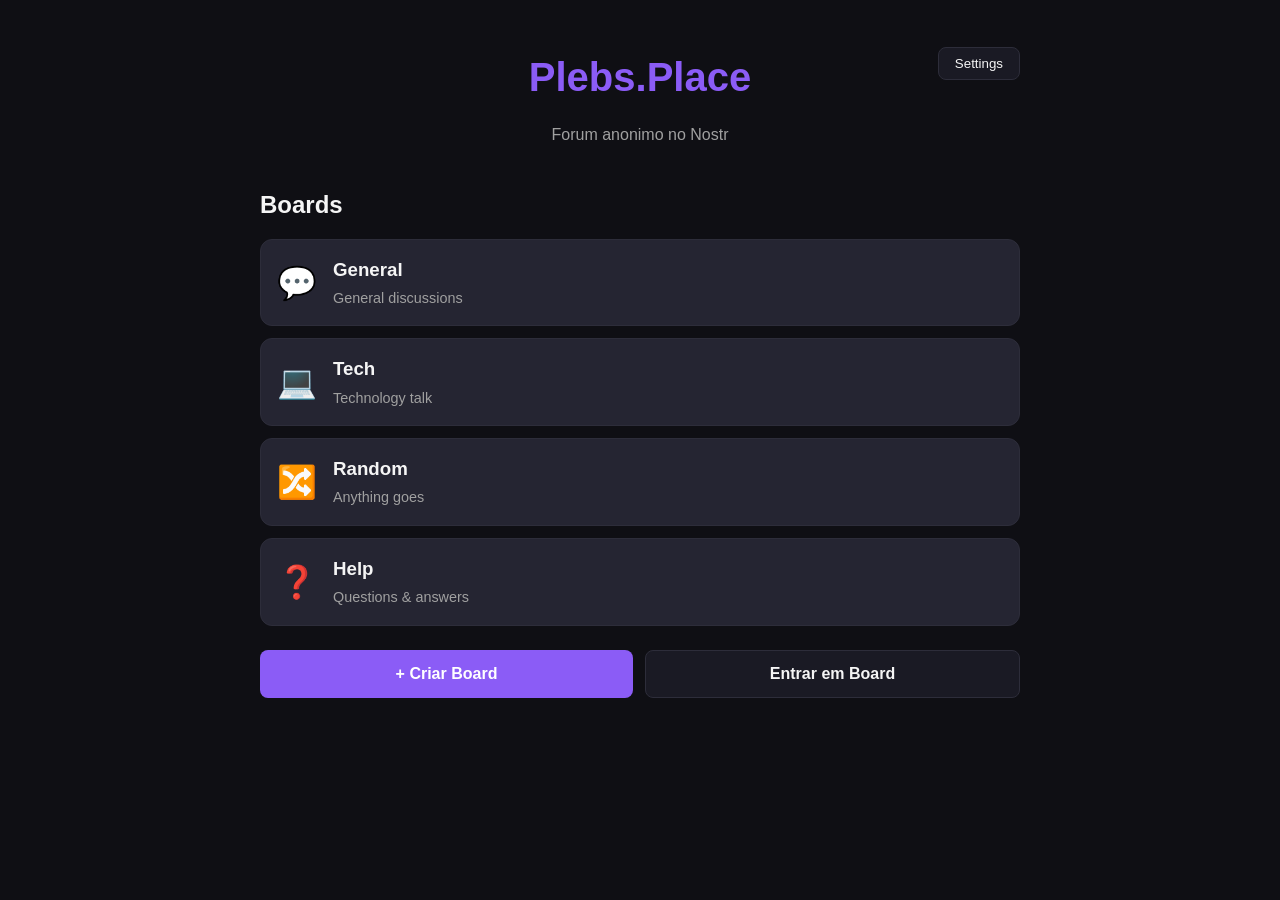
<file: index.html>
<!doctype html>
<html lang="en">
  <head>
    <meta charset="UTF-8" />
    <link rel="icon" type="image/svg+xml" href="/vite.svg" />
    <meta name="viewport" content="width=device-width, initial-scale=1.0" />
    <title>boardvue</title>
    <script type="module" crossorigin src="/assets/index-Dtwm1jtT.js"></script>
    <link rel="stylesheet" crossorigin href="/assets/index-X5TPdeg-.css">
  </head>
  <body>
    <div id="app"></div>
  </body>
</html>
</file>
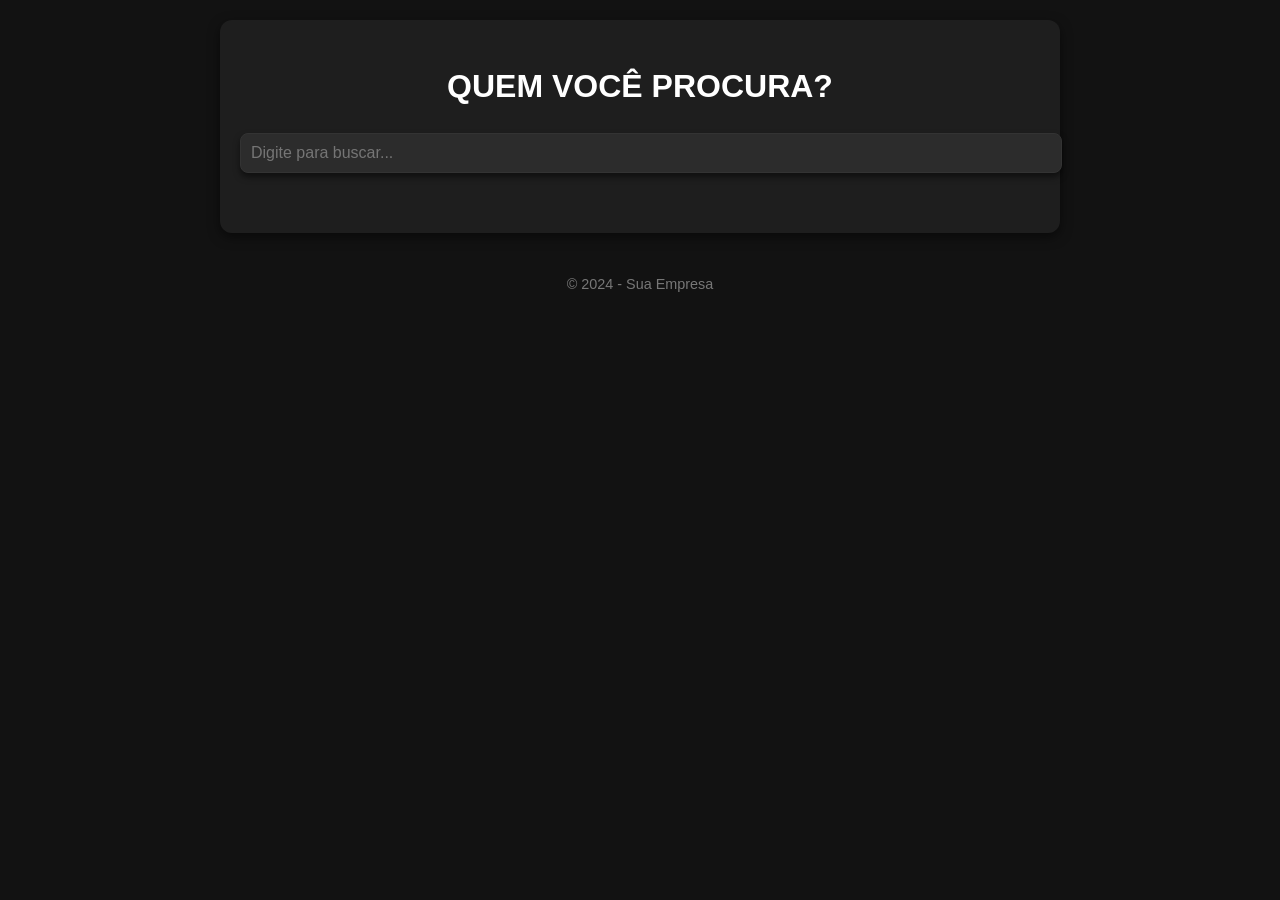
<file: who.html>
<!DOCTYPE html>
<html lang="pt-BR">
<head>
    <meta charset="UTF-8">
    <meta name="viewport" content="width=device-width, initial-scale=1.0">
    <title>Quem Você Procura?</title>
    <style>
        body {
            font-family: 'Arial', sans-serif;
            background-color: #121212;
            color: #e0e0e0;
            margin: 0;
            padding: 20px;
            line-height: 1.6;
        }

        h1 {
            text-align: center;
            color: #ffffff;
            margin-bottom: 20px;
            font-size: 2em;
        }

        .container {
            max-width: 800px;
            margin: 0 auto;
            padding: 20px;
            background: #1e1e1e;
            border-radius: 12px;
            box-shadow: 0 4px 12px rgba(0, 0, 0, 0.5);
        }

        .search-input {
            width: 100%;
            padding: 10px;
            margin-bottom: 20px;
            font-size: 1em;
            border-radius: 8px;
            border: 1px solid #333;
            background-color: #2c2c2c;
            color: #e0e0e0;
            outline: none;
            box-shadow: 0 4px 6px rgba(0, 0, 0, 0.5);
        }

        .link-group {
            display: grid;
            grid-template-columns: repeat(auto-fit, minmax(150px, 1fr));
            gap: 20px;
            margin-bottom: 20px;
        }

        a {
            display: flex;
            flex-direction: column;
            align-items: center;
            padding: 15px;
            background: #2c2c2c;
            color: #e0e0e0;
            text-align: center;
            text-decoration: none;
            border-radius: 8px;
            transition: transform 0.3s ease, box-shadow 0.3s ease;
            text-transform: uppercase;
            white-space: nowrap;
            overflow: hidden;
            text-overflow: ellipsis;
            box-shadow: 0 4px 6px rgba(0, 0, 0, 0.5);
        }

        a:hover {
            transform: translateY(-5px);
            box-shadow: 0 8px 16px rgba(0, 0, 0, 0.7);
            background-color: #3a3a3a; /* Efeito de hover com fundo mais claro */
        }

        .profile img {
            width: 50px;
            height: 50px;
            border-radius: 50%;
            margin-bottom: 10px;
            border: 2px solid #ffffff; /* Borda branca ao redor da imagem */
        }

        footer {
            text-align: center;
            margin-top: 40px;
            font-size: 0.9em;
            color: #777;
        }
    </style>
</head>
<body>
    <div class="container">
        <h1>QUEM VOCÊ PROCURA?</h1>
        <input type="text" id="searchInput" class="search-input" placeholder="Digite para buscar...">
        <div class="link-group" id="link-group">
            <!-- Links dinâmicos serão inseridos aqui -->
        </div>
    </div>
    <footer>
        &copy; 2024 - Sua Empresa
    </footer>

    <script>
        let profilesData = null;

        async function fetchProfileImage(pubkey) {
            return new Promise((resolve, reject) => {
                const ws = new WebSocket('wss://relay.primal.net');
                const subscriptionId = 'sub_' + Date.now();

                ws.onopen = function () {
                    const reqMessage = ["REQ", subscriptionId, {
                        "kinds": [0], 
                        "authors": [pubkey]
                    }];
                    ws.send(JSON.stringify(reqMessage));
                };

                ws.onmessage = function (event) {
                    try {
                        const data = JSON.parse(event.data);
                        if (data[0] === "EVENT") {
                            const content = JSON.parse(data[2].content);
                            resolve(content.picture);
                            ws.close();
                        } else {
                            resolve(null);
                        }
                    } catch (error) {
                        resolve(null);
                    }
                };

                ws.onerror = function (err) {
                    resolve(null);
                };

                ws.onclose = function () {
                    resolve(null);
                };
            });
        }

        function resizeImage(url, width, height) {
            return new Promise((resolve) => {
                const img = new Image();
                img.crossOrigin = 'Anonymous';
                img.src = url;
                img.onload = () => {
                    const canvas = document.createElement('canvas');
                    canvas.width = width;
                    canvas.height = height;
                    const ctx = canvas.getContext('2d');
                    ctx.drawImage(img, 0, 0, width, height);
                    canvas.toBlob(resolve, 'image/png');
                };
            });
        }

        function displayNames(profiles) {
            const linkGroup = document.getElementById('link-group');
            linkGroup.innerHTML = ''; 

            const sortedNames = Object.keys(profiles.names).sort(); 
            const usedKeys = new Set();

            sortedNames.forEach(name => {
                const pubkey = profiles.names[name];
                if (!usedKeys.has(pubkey)) { 
                    usedKeys.add(pubkey);

                    const linkElement = document.createElement('a');
                    linkElement.classList.add('profile');
                    linkElement.textContent = name.toUpperCase(); 
                    linkElement.setAttribute('data-id', pubkey);
                    linkElement.href = `https://nosta.me/${pubkey}`;
                    linkElement.setAttribute('target', '_blank');
                    linkGroup.appendChild(linkElement);
                }
            });
        }

        async function loadProfileImages(profiles) {
            const usedKeys = new Set(); 

            Object.keys(profiles.names).sort().forEach(async name => {
                const pubkey = profiles.names[name];
                if (usedKeys.has(pubkey)) return; 
                usedKeys.add(pubkey);

                const linkElement = document.querySelector(`[data-id="${pubkey}"]`);

                let profileImage = localStorage.getItem(pubkey);
                if (profileImage) {
                    const imgElement = document.createElement('img');
                    imgElement.src = profileImage;
                    imgElement.alt = `Imagem de perfil de ${name}`;
                    linkElement.prepend(imgElement);
                } else {
                    try {
                        const imageUrl = await fetchProfileImage(pubkey);
                        if (imageUrl) {
                            const resizedImageBlob = await resizeImage(imageUrl, 50, 50);
                            const reader = new FileReader();
                            reader.onloadend = function () {
                                profileImage = reader.result;
                                localStorage.setItem(pubkey, profileImage);

                                const imgElement = document.createElement('img');
                                imgElement.src = profileImage;
                                imgElement.alt = `Imagem de perfil de ${name}`;
                                linkElement.prepend(imgElement);
                            };
                            reader.readAsDataURL(resizedImageBlob);
                        }
                    } catch (error) {
                        console.error(`Erro ao buscar a imagem de perfil para ${name}:`, error);
                    }
                }
            });
        }

        async function loadProfiles() {
            const response = await fetch('https://plebs.place/.well-known/nostr.json');
            profilesData = await response.json();

            displayNames(profilesData); 
            loadProfileImages(profilesData); 
        }

        function filterNames() {
            const filterValue = document.getElementById('searchInput').value.toUpperCase();
            const filteredProfiles = {
                names: {}
            };

            Object.keys(profilesData.names).forEach(name => {
                if (name.toUpperCase().includes(filterValue)) {
                    filteredProfiles.names[name] = profilesData.names[name];
                }
            });

            displayNames(filteredProfiles); 
            loadProfileImages(filteredProfiles); 
        }

        document.addEventListener('DOMContentLoaded', () => {
            loadProfiles();
            document.getElementById('searchInput').addEventListener('input', filterNames);
        });
    </script>
</body>
</html>
</file>
<file: assets/index-X5TPdeg-.css>
#app{min-height:100vh;background:var(--background)}:root{--primary: #8B5CF6;--primary-light: #A78BFA;--primary-dark: #7C3AED;--background: #0F0F14;--surface: #1A1A24;--card: #252532;--border: #2D2D3A;--text: #F5F5F5;--text-secondary: #A0A0A0;--text-hint: #6B6B6B;--success: #10B981;--error: #EF4444;--warning: #F59E0B;--info: #3B82F6}*{box-sizing:border-box}html,body{margin:0;padding:0;font-family:-apple-system,BlinkMacSystemFont,Segoe UI,Roboto,Oxygen,Ubuntu,Cantarell,Open Sans,Helvetica Neue,sans-serif;background:var(--background);color:var(--text);line-height:1.5;-webkit-font-smoothing:antialiased;-moz-osx-font-smoothing:grayscale}a{color:var(--primary);text-decoration:none}a:hover{text-decoration:underline}button,input,textarea{font-family:inherit}::-webkit-scrollbar{width:8px;height:8px}::-webkit-scrollbar-track{background:var(--surface)}::-webkit-scrollbar-thumb{background:var(--border);border-radius:4px}::-webkit-scrollbar-thumb:hover{background:var(--text-hint)}::selection{background:var(--primary);color:#fff}::placeholder{color:var(--text-hint)}:focus-visible{outline:2px solid var(--primary);outline-offset:2px}
</file>
